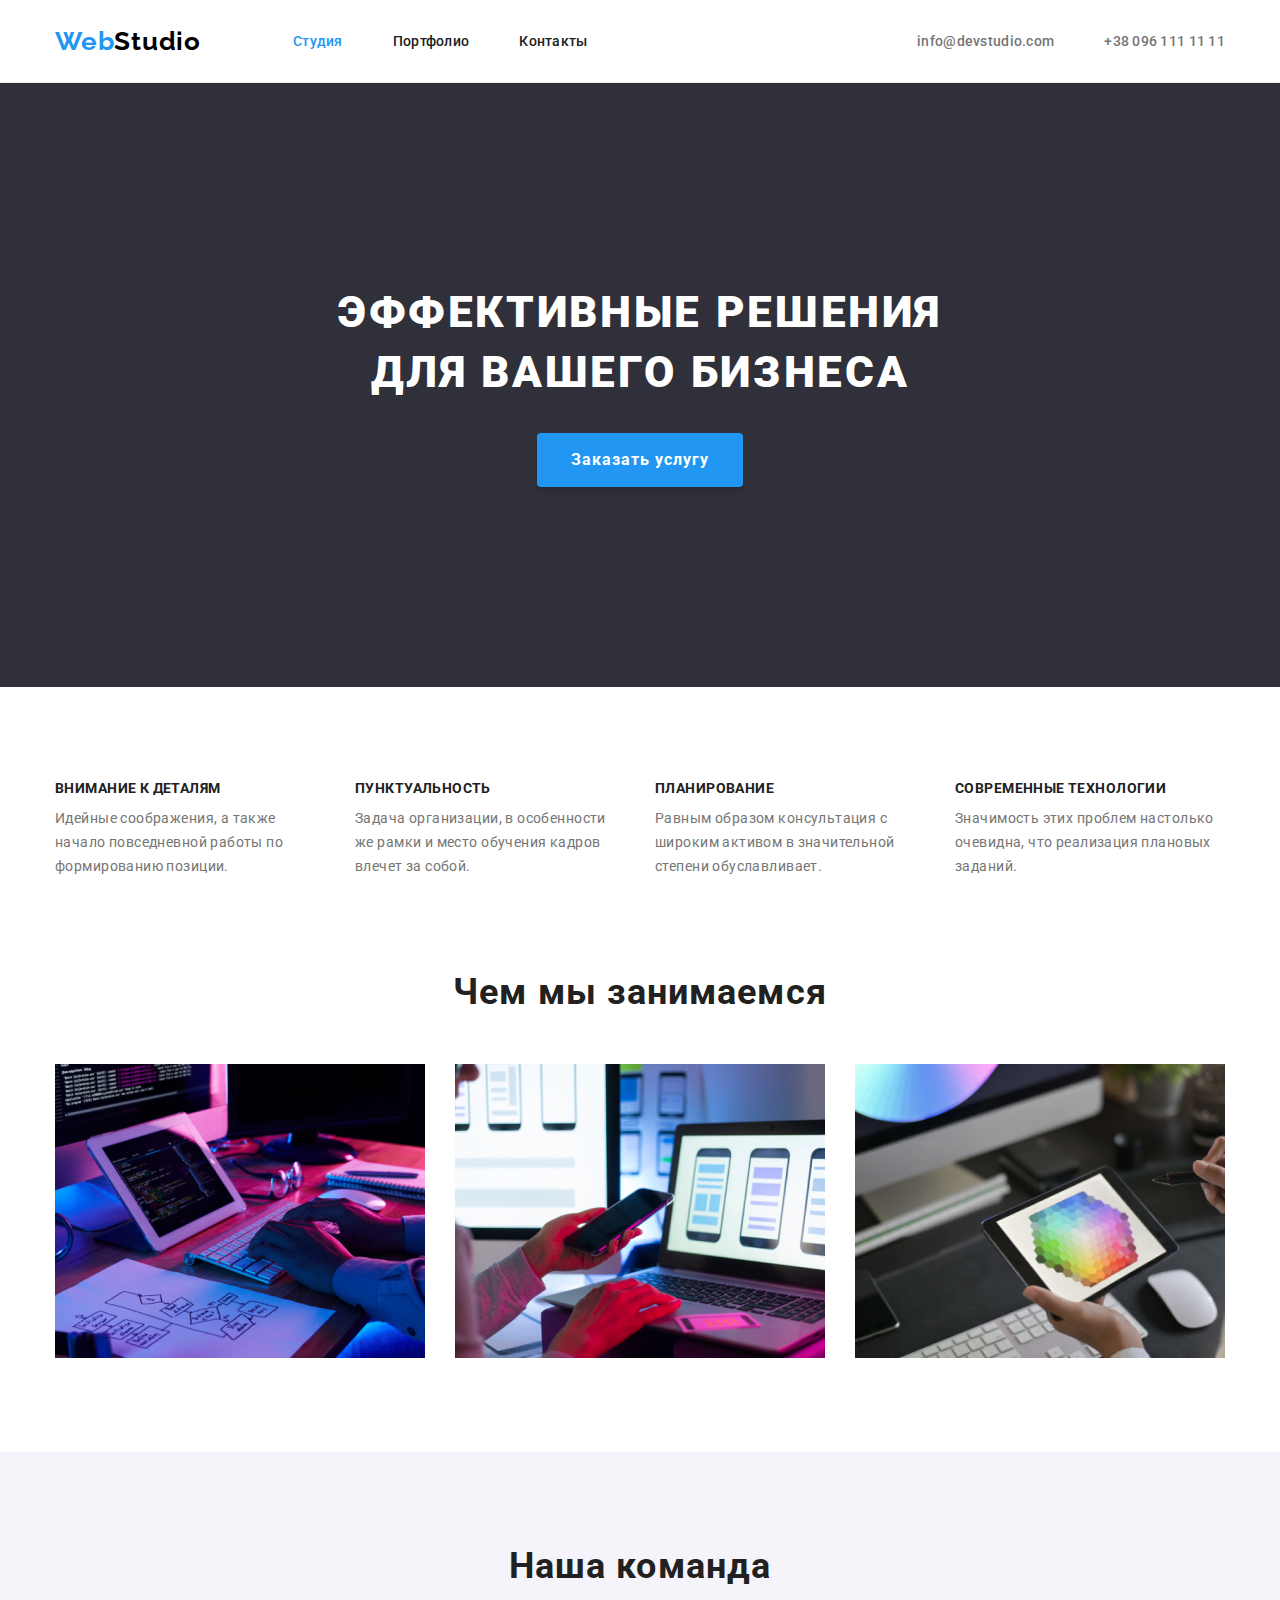
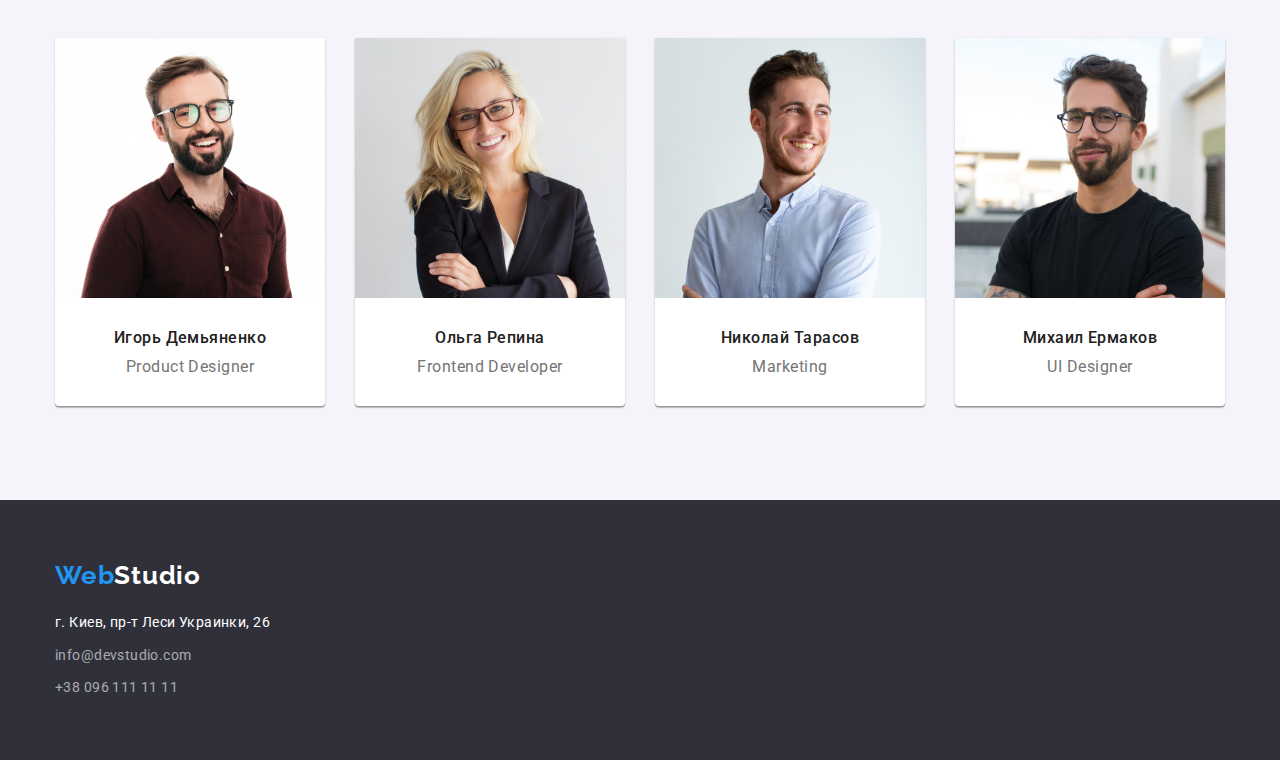
<file: index.html>
<!DOCTYPE html>
<html lang="ru">

<head>
    <meta charset="UTF-8">
    <meta http-equiv="X-UA-Compatible" content="IE=edge">
    <meta name="viewport" content="width=device-width, initial-scale=1.0">
    <title>Главная</title>
    <link href="https://fonts.googleapis.com/css2?family=Raleway:wght@700&family=Roboto:wght@400;500;700;900&display=swap"
    rel="stylesheet">
    <link rel="stylesheet" href="https://cdnjs.cloudflare.com/ajax/libs/modern-normalize/1.1.0/modern-normalize.min.css">
    <link rel="stylesheet" href="./css/styles.css">
</head>

<body class="body">
    <!--Header-->
    <header class="header">
        <div class="container page-header-container">
        <nav class="navigation">
            <a href="./index.html" lang="en" class="logo link">
                <span class="web">Web</span>Studio
            </a>
            <ul class="nav-menu-list list">

                <li class="nav-menu-item">
                    <a href="./index.html" class="menu-link link current">Студия</a> 
                </li>
                <li class="nav-menu-item">
                    <a href="portfolio.html" class="menu-link link">Портфолио</a> 
                </li>
                <li class="nav-menu-item">
                    <a href="" class="menu-link link">Контакты</a> 
                </li>

            </ul>
        </nav>
        <ul class="contacts-list list">
            <li class="contacts-list-item">
                <a href="mailto:info@devstudio.com" lang="en" class="contact-link link">info@devstudio.com</a>
            </li>
            <li class="contacts-list-item">
                <a href="tel:+380961111111" class="contact-link link">+38 096 111 11 11</a>
            </li>
        </ul>
        </div>
    </header>
    <!--Main Content-->
    <main class="main-content">
        <!--HERO-->
        <section class="hero">
            <div class="container">
            <h1 class="hero-title">Эффективные решения<br>для вашего бизнеса</h1>
            <button class="hero-button" type="button"><span class="hero-button-text">Заказать услугу</span></button>
            </div>
        </section>
        <!--Our Features-->
        <section class="features section">
            <div class="container">
            <h2 class="visually-hidden">Наши достоинства</h2>
            <ul class="features-list list">
                <li class="features-list-item">
                    <h3 class="features-list-item-title">Внимание к деталям</h3>
                    <p class="features-list-item-text">Идейные соображения, а также начало повседневной работы по формированию позиции.</p>
                </li>

                <li class="features-list-item">
                    <h3 class="features-list-item-title">Пунктуальность</h3>
                    <p class="features-list-item-text">Задача организации, в особенности же рамки и место обучения кадров влечет за собой.</p>
                </li>
                <li class="features-list-item">
                    <h3 class="features-list-item-title">Планирование</h3>
                    <p class="features-list-item-text">Равным образом консультация с широким активом в значительной степени обуславливает.</p>
                </li>
                <li class="features-list-item">
                    <h3 class="features-list-item-title">Современные технологии</h3>
                    <p class="features-list-item-text">Значимость этих проблем настолько очевидна, что реализация плановых заданий.</p>
                </li>
            </ul>
            </div>
        </section>
        <!--Our Services-->
        <section class="services section">
            <div class="container">
            <h2 class="services-title">Чем мы занимаемся</h2>
            <ul class="services-list list">
                <li class="services-list-item">
                    <img src="./images/веб-разработка.jpg" alt="веб-разработка" width="370" class="services-list-item-image">
                </li>
                <li class="services-list-item">
                    <img src="./images/мобильная.jpg" alt="мобильная разработка" width="370" class="services-list-item-image">
                </li>
                <li class="services-list-item">
                    <img src="./images/дизайн.jpg" alt="веб-дизайн" width="370" class="services-list-item-image">
                </li>
            </ul>
            </div>
        </section>
        <!--Our Team-->
        <section class="team section">
            <div class="container">
            <h2 class="team-title">Наша команда</h2>
            <ul class="team-list list">
                <li class="team-list-item">
                    <img src="./images/img.jpg" alt="Игорь Демьяненко" width="270" class="team-list-item-image">
                    <div class="team-card-content">
                    <h3 class="team-list-item-name">Игорь Демьяненко</h3>
                    <p lang="en" class="team-list-item-orientation">Product Designer</p>
                    </div>
                </li>
                <li class="team-list-item">
                    <img src="./images/img(1).jpg" alt="Ольга Репина" width="270" class="team-list-item-image">
                    <div class="team-card-content">
                    <h3 class="team-list-item-name">Ольга Репина</h3>
                    <p lang="en" class="team-list-item-orientation">Frontend Developer</p>
                    </div>
                </li>
                <li class="team-list-item">
                    <img src="./images/img(2).jpg" alt="Николай Тарасов" width="270" class="team-list-item-image">
                    <div class="team-card-content">
                    <h3 class="team-list-item-name">Николай Тарасов</h3>
                    <p lang="en" class="team-list-item-orientation">Marketing</p>
                    </div>
                </li>
                <li class="team-list-item">
                    <img src="./images/img(3).jpg" alt="Михаил Ермаков" width="270" class="team-list-item-image">
                    <div class="team-card-content">
                    <h3 class="team-list-item-name">Михаил Ермаков</h3>
                    <p lang="en" class="team-list-item-orientation">UI Designer</p>
                    </div>
                </li>
            </ul>
            </div>
        </section>
    </main>
    <!--Footer-->
    <footer class="footer">
        <div class="container footer-content">
        <a href="index.html" lang="en" class="logo-footer link"><span class="web">Web</span>Studio</a>
        <address class="address">
        <ul class="address-list list">
            <li class="address-list-item"> 
                <a href="https://goo.gl/maps/JKtJWPhpA4Ph4JTX7" 
                target="_blank"
                rel="noopener noreferrer" class="map-link link"
                >г. Киев, пр-т Леси Украинки, 26</a>
            </li>
            <li class="address-list-item">
                <a href="mailto:info@devstudio.com" lang="en" class="address-link email link">info@devstudio.com</a>
            </li>
            <li class="address-list-item">
                <a href="tel:+380961111111" class="address-link link">+38 096 111 11 11</a>
            </li>
        </ul>
        </address>
        </div>
    </footer>
</body>

</html>
</file>
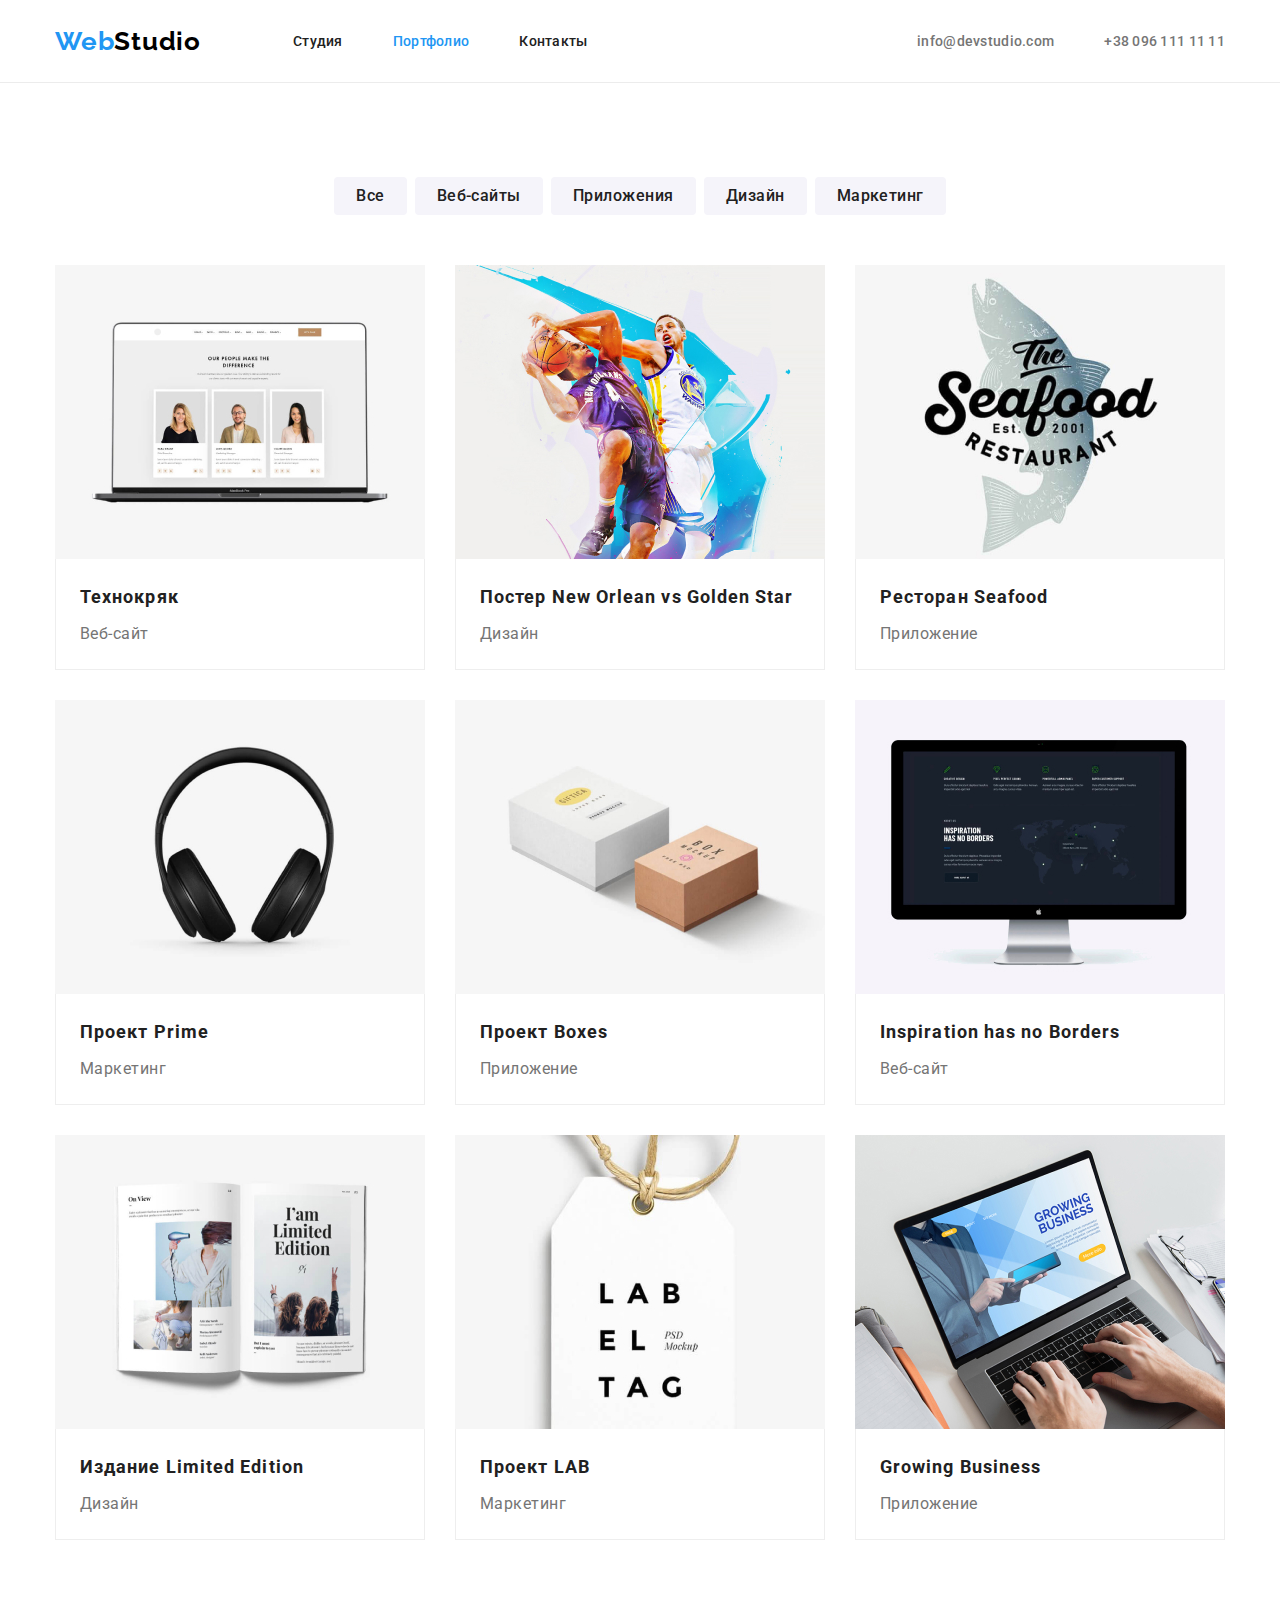
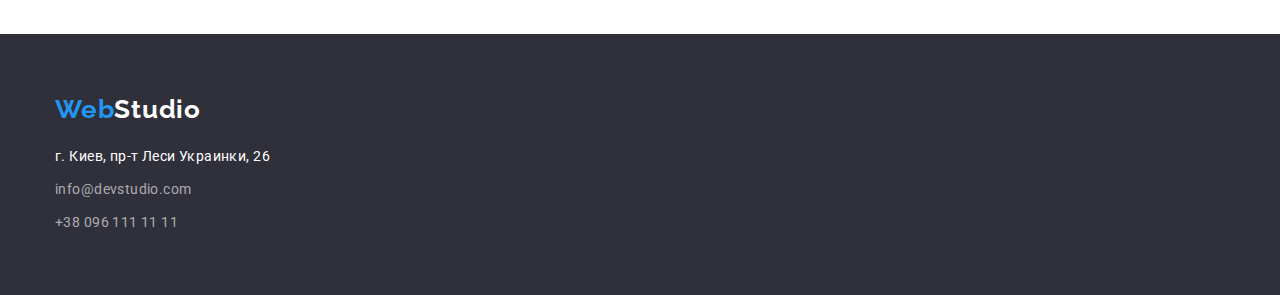
<file: portfolio.html>
<!DOCTYPE html>
<html lang="ru">
<head>
    <meta charset="UTF-8">
    <meta http-equiv="X-UA-Compatible" content="IE=edge">
    <meta name="viewport" content="width=device-width, initial-scale=1.0">
    <title>Портфолио</title>
    <link href="https://fonts.googleapis.com/css2?family=Raleway:wght@700&family=Roboto:wght@400;500;700;900&display=swap"
        rel="stylesheet">
    <link rel="stylesheet" href="https://cdnjs.cloudflare.com/ajax/libs/modern-normalize/1.1.0/modern-normalize.min.css">
    <link rel="stylesheet" href="./css/styles.css">
</head>
<body class="body">
        <!--header-->
    <header class="header">
        <div class="container page-header-container">
            <nav class="navigation">
                <a href="./index.html" lang="en" class="logo link">
                    <span class="web">Web</span>Studio
                </a>
                <ul class="nav-menu-list list">
    
                    <li class="nav-menu-item">
                        <a href="./index.html" class="menu-link link">Студия</a>
                    </li>
                    <li class="nav-menu-item">
                        <a href="portfolio.html" class="menu-link link current">Портфолио</a>
                    </li>
                    <li class="nav-menu-item">
                        <a href="" class="menu-link link">Контакты</a>
                    </li>
    
                </ul>
            </nav>
            <ul class="contacts-list list">
                <li class="contacts-list-item">
                    <a href="mailto:info@devstudio.com" lang="en" class="contact-link link">info@devstudio.com</a>
                </li>
                <li class="contacts-list-item">
                    <a href="tel:+380961111111" class="contact-link link">+38 096 111 11 11</a>
                </li>
            </ul>
        </div>
    </header>
        <!--main content-->
    <main>
            <!--project types -->
        <section class="section">
            <div class="container">
            <h1 class="visually-hidden">Project Types</h1>
            
            <ul class="projects-types-list list">
                <li class="menu-buttons">
                    <button class="button" type="button">Все</button>
                </li>
                <li class="menu-buttons">
                    <button class="button" type="button">Веб-сайты</button>
                </li>
                <li class="menu-buttons">
                    <button class="button" type="button">Приложения</button>
                </li>
                <li class="menu-buttons">
                    <button class="button" type="button">Дизайн</button>
                </li>
                <li class="menu-buttons">
                    <button class="button">Маркетинг</button>
                </li class="menu-buttons">
            </ul>
            <ul class="projects-section-list list">
                <li class="project-card">
                    <img src="images/Portfolio/img.jpg" width="370" height="294" alt="">
                    <div class="project-card-content"><h2 class="project-name">Технокряк</h2>
                    <p class="project-orientation">Веб-сайт</p>
                    </div>
                </li>
                <li class="project-card">
                    <img src="images/Portfolio/img(1).jpg" width="370" height="294" alt="">
                    <div class="project-card-content"><h2 class="project-name">Постер <span lang="en">New Orlean vs Golden Star</span></h2>
                    <p class="project-orientation">Дизайн</p>
                    </div>
                </li>
                <li class="project-card">
                    <img src="images/Portfolio/img(2).jpg" width="370" height="294" alt="">
                    <div class="project-card-content"><h2 class="project-name">Ресторан <span lang="en">Seafood</span></h2>
                    <p class="project-orientation">Приложение</p>
                    </div>
                </li>
                <li class="project-card">
                    <img src="images/Portfolio/img(3).jpg" width="370" height="294" alt="">
                    <div class="project-card-content"><h2 class="project-name">Проект <span lang="en">Prime</span></h2>
                    <p class="project-orientation">Маркетинг</p>
                    </div>
                </li>
                <li class="project-card">
                    <img src="images/Portfolio/img(4).jpg" width="370" height="294" alt="">
                    <div class="project-card-content"><h2 class="project-name">Проект <span lang="en">Boxes</span></h2>
                    <p class="project-orientation">Приложение</p>
                    </div>
                </li>
                <li class="project-card">
                    <img src="images/Portfolio/img(5).jpg" width="370" height="294" alt="">
                    <div class="project-card-content"><h2 class="project-name"><span lang="en">Inspiration has no Borders</span></h2>
                    <p class="project-orientation">Веб-сайт</p>
                    </div>
                </li>
                <li class="project-card">
                    <img src="images/Portfolio/img(6).jpg" width="370" height="294" alt="">
                    <div class="project-card-content"><h2 class="project-name">Издание <span lang="en">Limited Edition</span></h2>
                    <p class="project-orientation">Дизайн</p>
                    </div>
                </li>
                <li class="project-card">
                    <img src="images/Portfolio/img(7).jpg" width="370" height="294" alt="">
                    <div class="project-card-content"><h2 class="project-name">Проект <span lang="en">LAB</span></h2>
                    <p class="project-orientation">Маркетинг</p>
                    </div>
                </li>
                <li class="project-card">
                    <img src="images/Portfolio/img(8).jpg" width="370" height="294" alt="">
                    <div class="project-card-content"><h2 class="project-name"><span lang="en">Growing Business</span></h2>
                    <p class="project-orientation">Приложение</p>  
                    </div>
                </li>
            </ul>
            </div>
        </section>


    </main>
        <!--footer-->
    <footer class="footer">
        <div class="container">
            <a href="index.html" lang="en" class="logo-footer link"><span class="web">Web</span>Studio</a>
            <address class="address">
                <ul class="address-list list">
                    <li class="address-list-item">
                        <a href="https://goo.gl/maps/JKtJWPhpA4Ph4JTX7" target="_blank" rel="noopener noreferrer"
                            class="map-link link">г. Киев, пр-т Леси Украинки, 26</a>
                    </li>
                    <li class="address-list-item">
                        <a href="mailto:info@devstudio.com" lang="en" class="address-link link">info@devstudio.com</a>
                    </li>
                    <li class="address-list-item">
                        <a href="tel:+380961111111" class="address-link link">+38 096 111 11 11</a>
                    </li>
                </ul>
            </address>
        </div>
    </footer>
    
</body>
</html>
</file>
<file: css/styles.css>
:root{
    --primary-font-family: 'Roboto',
        sans-serif;
    --secondary-font-family: 'Raleway',
        sans-serif;
    --accent-color: #2196F3;
    --primary-title-color: #FFFFFF;
    --primary-text-color: #212121;
    --secondary-text-color: #757575;
    --primary-backgroud-color: #F5F4FA;
    --footer-hero-background-color:#2F303A;
}
h1,
h2,
h3,
h4,
h5,
h6,
p{
    margin-top: 0;
    margin-bottom: 0;
}
ul,ol{
    margin-top: 0;
    margin-bottom: 0;
    padding-left: 0;
}
img{
    display: block;  
}

.list{
    list-style: none;
    padding: 0;
    margin: 0;

}
.link{
    text-decoration: none;
}
.body{
    font-family: var(--primary-font-family);
    background-color: var(--primary-title-color);
    box-sizing: border-box;
    display: block;
}
.container{
    width: 1200px;
    margin-left: auto;
    margin-right: auto;
    padding-left: 15px;
    padding-right: 15px;
}
.visually-hidden {
    position: absolute;
    width: 1px;
    height: 1px;
    margin: -1px;
    border: 0;
    padding: 0;
    white-space: nowrap;
    clip-path: inset(100%);
    clip: rect(0 0 0 0);
    overflow: hidden;
}
/* Header */
.page-header-container{
    display: flex;
    align-items: center;
    justify-content: space-between;
}
.navigation{
    display: flex;
    align-items: center;
    
}
.nav-menu-list{
    display: flex;
}
.nav-menu-item:not(:last-child){
    margin-right: 50px;
}
.contacts-list{
    display: flex;
}
.header{
    background-color: var(--primary-title-color);
    border-bottom: 1px solid #ECECEC
}
.menu-link{
    font-weight: 500;
    font-size: 14px;
    line-height: 1.14;
    letter-spacing: 0.02em;
    color: var(--primary-text-color);
}
.menu-link:hover,
.menu-link:focus{
    color: var(--accent-color);
}
.nav-menu-list .link.current{
    color: var(--accent-color);
}
.contact-link{
    font-weight: 500;
    font-size: 14px;
    line-height: 1.14;
    letter-spacing: 0.02em;
    color: var(--secondary-text-color)
}
.contacts-list{
    padding-top: 32px;
    padding-bottom: 32px;
}
.contact-link:hover,
.contact-link:focus{
    color: var(--accent-color)
}
.contacts-list-item:not(:last-child){
    margin-right: 50px;
}
.nav-menu-list{
    padding-top: 32px;
    padding-bottom: 32px;
}
.logo{
    color: #000000;
    font-family: var(--secondary-font-family);
    font-weight: 700;
    font-size: 26px;
    line-height: 1.19;
    letter-spacing: 0.03em;
    margin-right: 92px;
}
.web {
    color: var(--accent-color);
}
/* main content */
/* HERO */
.hero-title{
    font-weight: 900;
    font-size: 44px;
    line-height: 1.36;
    text-align: center;
    letter-spacing: 0.06em;
    text-transform: uppercase;
    color: var(--primary-title-color);
    margin-bottom: 30px;
    margin-top: 0;
    
}
.hero-button-text{
    font-family: inherit;
    font-weight: 700;
    font-size: 16px;
    line-height: 1.875;
    display: flex;
    align-items: center;
    text-align: center;
    letter-spacing: 0.06em;
    color: var(--primary-title-color)
}
.hero-button{
    min-width: 200px;
    min-height: 50px;
    background: var(--accent-color);
    box-shadow: 0px 4px 4px rgba(0, 0, 0, 0.15);
    border-radius: 4px;
    border-color: transparent;
    cursor: pointer;
    padding: 10px 32px;
    
}
.hero-button:hover
.hero-button:focus{
    background: #188CE8;
    box-shadow: 0px 4px 4px rgba(0, 0, 0, 0.15);
    border-radius: 4px;
}
.hero{
    background: var(--footer-hero-background-color);
    text-align: center;
    padding-top: 200px;
    padding-bottom: 200px;
}
/* Our Features */
.section{
    padding-bottom: 94px;
    padding-top: 94px;
}

.features-list{
    display: flex;
    flex-wrap: wrap;
}
.features-list-item:not(:nth-child(4n)){
    margin-right: 30px;
}
.features-list-item{
    flex-basis: calc((100% - 90px) / 4);
}
.features-list-item-title{
    font-weight: 700;
    font-size: 14px;
    line-height: 1.14;
    letter-spacing: 0.03em;
    text-transform: uppercase;
    color: var(--primary-text-color);
    margin-bottom: 10px;
}
.features-list-item-text{
    font-size: 14px;
    line-height: 1.7;
    letter-spacing: 0.03em;
    color: var(--secondary-text-color);
}
/* Our Services */
.services {
    padding-top: 0px;
}
.services-title{
    font-weight: 700;
    font-size: 36px;
    line-height: 1.16;
    text-align: center;
    letter-spacing: 0.03em;
    color: var(--primary-text-color);
    margin-bottom: 50px;
}
.services-list{
    display: flex;
    flex-wrap: wrap;
}
.services-list-item:not(:nth-child(3n)){
    margin-right: 30px;
}
/*Team Title*/
.team{
    background: var(--primary-backgroud-color);
}
.team-title{
    font-weight: 700;
    font-size: 36px;
    line-height: 1.16;
    text-align: center;
    letter-spacing: 0.03em;
    color: var(--primary-text-color);
    margin-bottom: 50px;
}
.team-list{
    display: flex;
    flex-wrap: wrap;
}
.team-list-item:not(:nth-child(4n)){
  margin-right: 30px;
}
.team-list-item {
    flex-basis: calc((100% - 120px) / 4);
    background-color: var(--primary-title-color);
    box-shadow: 0px 1px 3px rgba(0, 0, 0, 0.12), 0px 1px 1px rgba(0, 0, 0, 0.14), 0px 2px 1px rgba(0, 0, 0, 0.2);
    border-radius: 0px 0px 4px 4px;
}
.team-list-item-name{
    font-weight: 500;
    font-size: 16px;
    line-height: 1.19;
    text-align: center;
    letter-spacing: 0.03em;
    color: var(--primary-text-color);
    margin-bottom: 10px;
}
.team-list-item-orientation{
    font-size: 16px;
    line-height: 1.19;
    text-align: center;
    letter-spacing: 0.03em;
    color: var(--secondary-text-color);
}
.team-card-content{
    padding-top: 30px;
    padding-bottom: 30px;
}
/* Footer */
.footer{
    padding-top: 60px;
    padding-bottom: 60px;
}
    .logo-footer{
    display: block;
    font-family: 'Raleway';
    font-weight: 700;
    font-size: 26px;
    line-height: 1.19;
    letter-spacing: 0.03em;
    color: var(--primary-title-color);
    margin-bottom: 20px;
    /* margin-top: 60px;   */
}
.footer-content{
    
}
.map-link{
    font-size: 14px;
    line-height: 1.7;
    letter-spacing: 0.03em;
    color: var(--primary-title-color);
}
.address-link{
    font-size: 14px;
    line-height: 1.7;
    letter-spacing: 0.03em;
    color: rgba(255, 255, 255, 0.6);
}
.address-link:hover,
.address-link:focus{
    color: var(--accent-color);
}
.footer{
    font-style: normal;
    background: var(--footer-hero-background-color);
}
.address{
    font-style: normal;
}
.address-list{
    /* margin-bottom: 60px; */
}
.address-list-item:not(:last-child){
    margin-bottom: 9px;
}

/* Portfolio */
/* Project Types */

.projects-types-list{
    display: flex;
    justify-content: center;
    margin-bottom: 50px;
}
.menu-buttons:not(:last-child){
    margin-right: 8px;
}
.button:hover,
.button:focus{
    color: var(--primary-title-color);
    background: var(--accent-color);
    box-shadow: 0px 3px 1px rgba(0, 0, 0, 0.1), 0px 1px 2px rgba(0, 0, 0, 0.08), 0px 2px 2px rgba(0, 0, 0, 0.12);
    border-radius: 4px;
}
.button{
    font-family: inherit;
    font-weight: 500;
    font-size: 16px;
    line-height: 1.62;
    text-align: center;
    letter-spacing: 0.03em;
    color: var(--primary-text-color);
    background: var(--primary-backgroud-color);
    border-radius: 4px;
    cursor: pointer;
    border: none;
    padding: 6px 22px;
}
.project-name{
    font-weight: 700;
    font-size: 18px;
    line-height: 2;
    letter-spacing: 0.06em;
    color: var(--primary-text-color);
    margin-bottom: 4px;
}
.project-orientation{
    font-size: 16px;
    line-height: 1.875;
    letter-spacing: 0.03em;
    color: var(--secondary-text-color);
}
.projects-container{
    padding-top: 94px;
    padding-bottom: 94px;
}
.projects-section-list{
    display: flex;
    flex-wrap: wrap;
}
.project-card{
    flex-basis: calc((100% - 270px) / 9);
}
.project-card:not(:nth-child(3n)){
    margin-right: 30px;
}
.project-card:not(:nth-last-child(-n + 3)){
    margin-bottom: 30px;
}
.project-card-content{
    padding: 20px 24px;
    border: 1px solid #EEEEEE;
    border-top: none;

}
</file>
